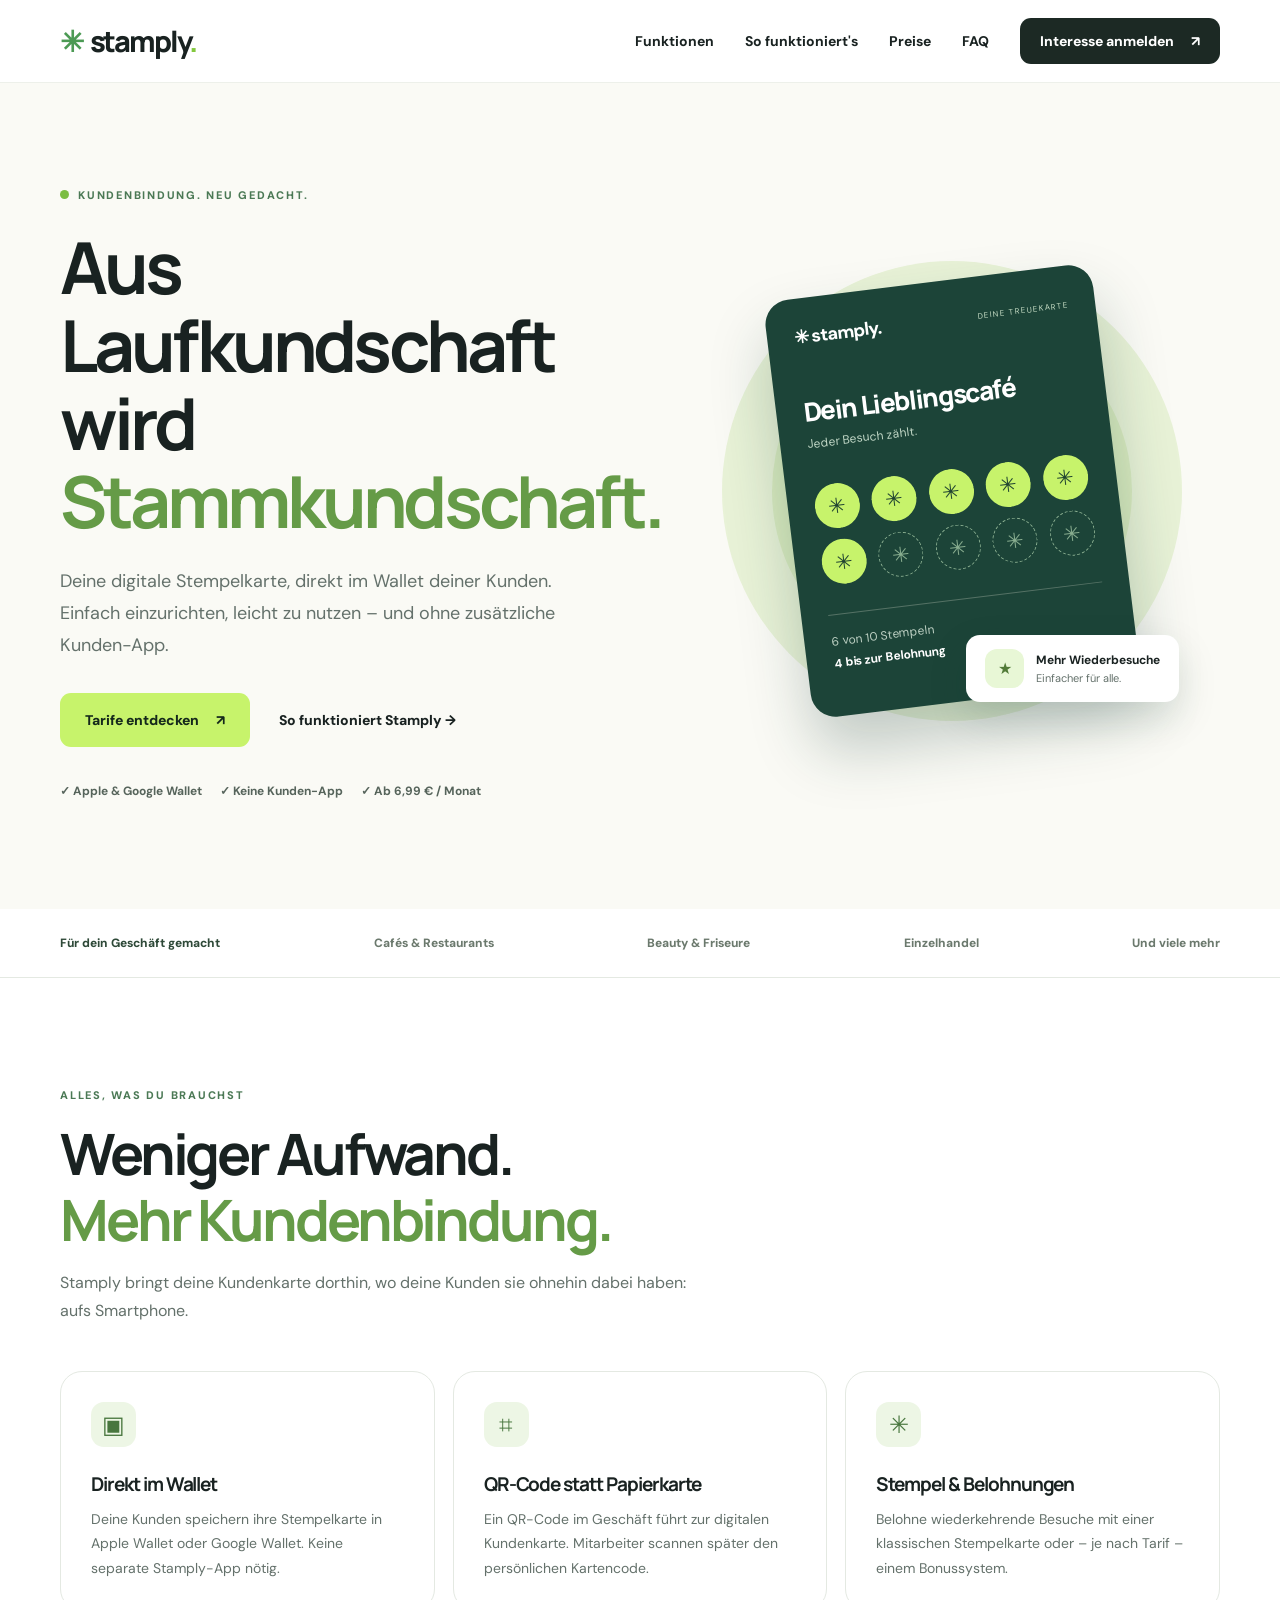
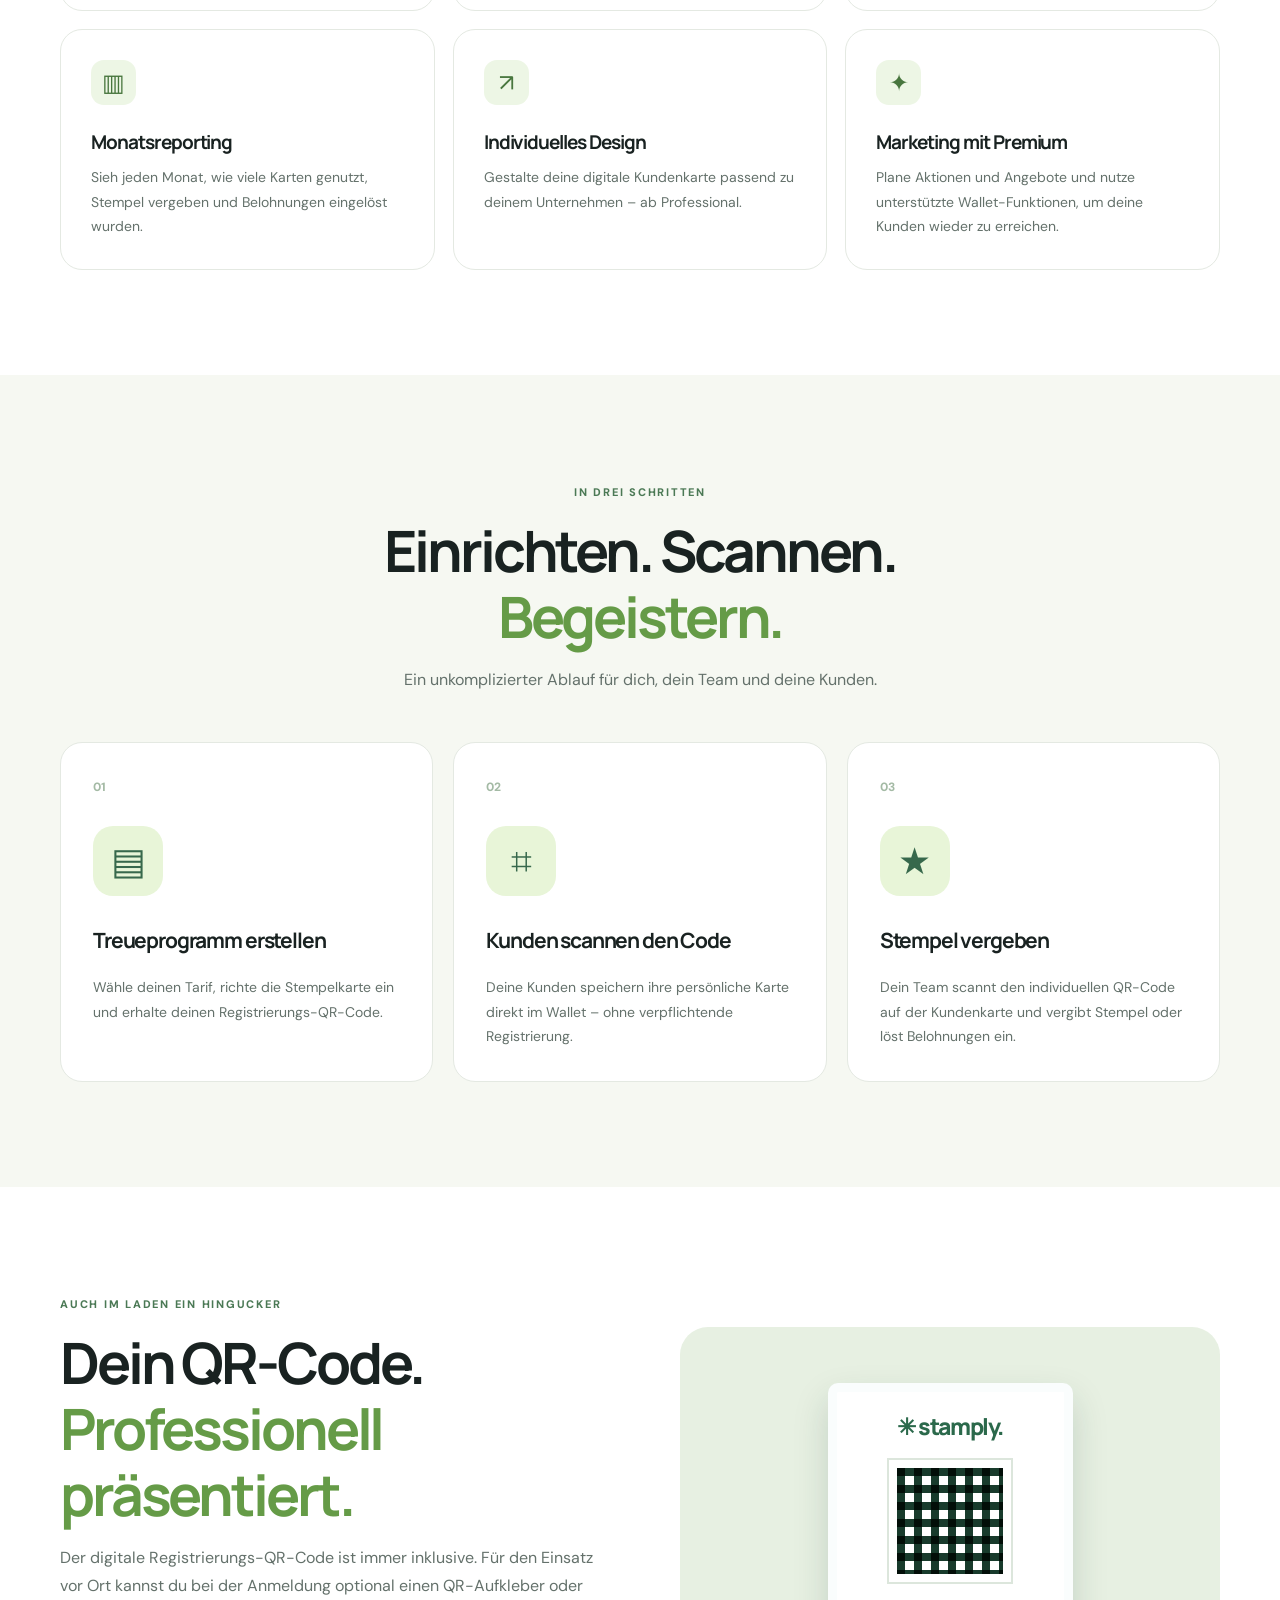
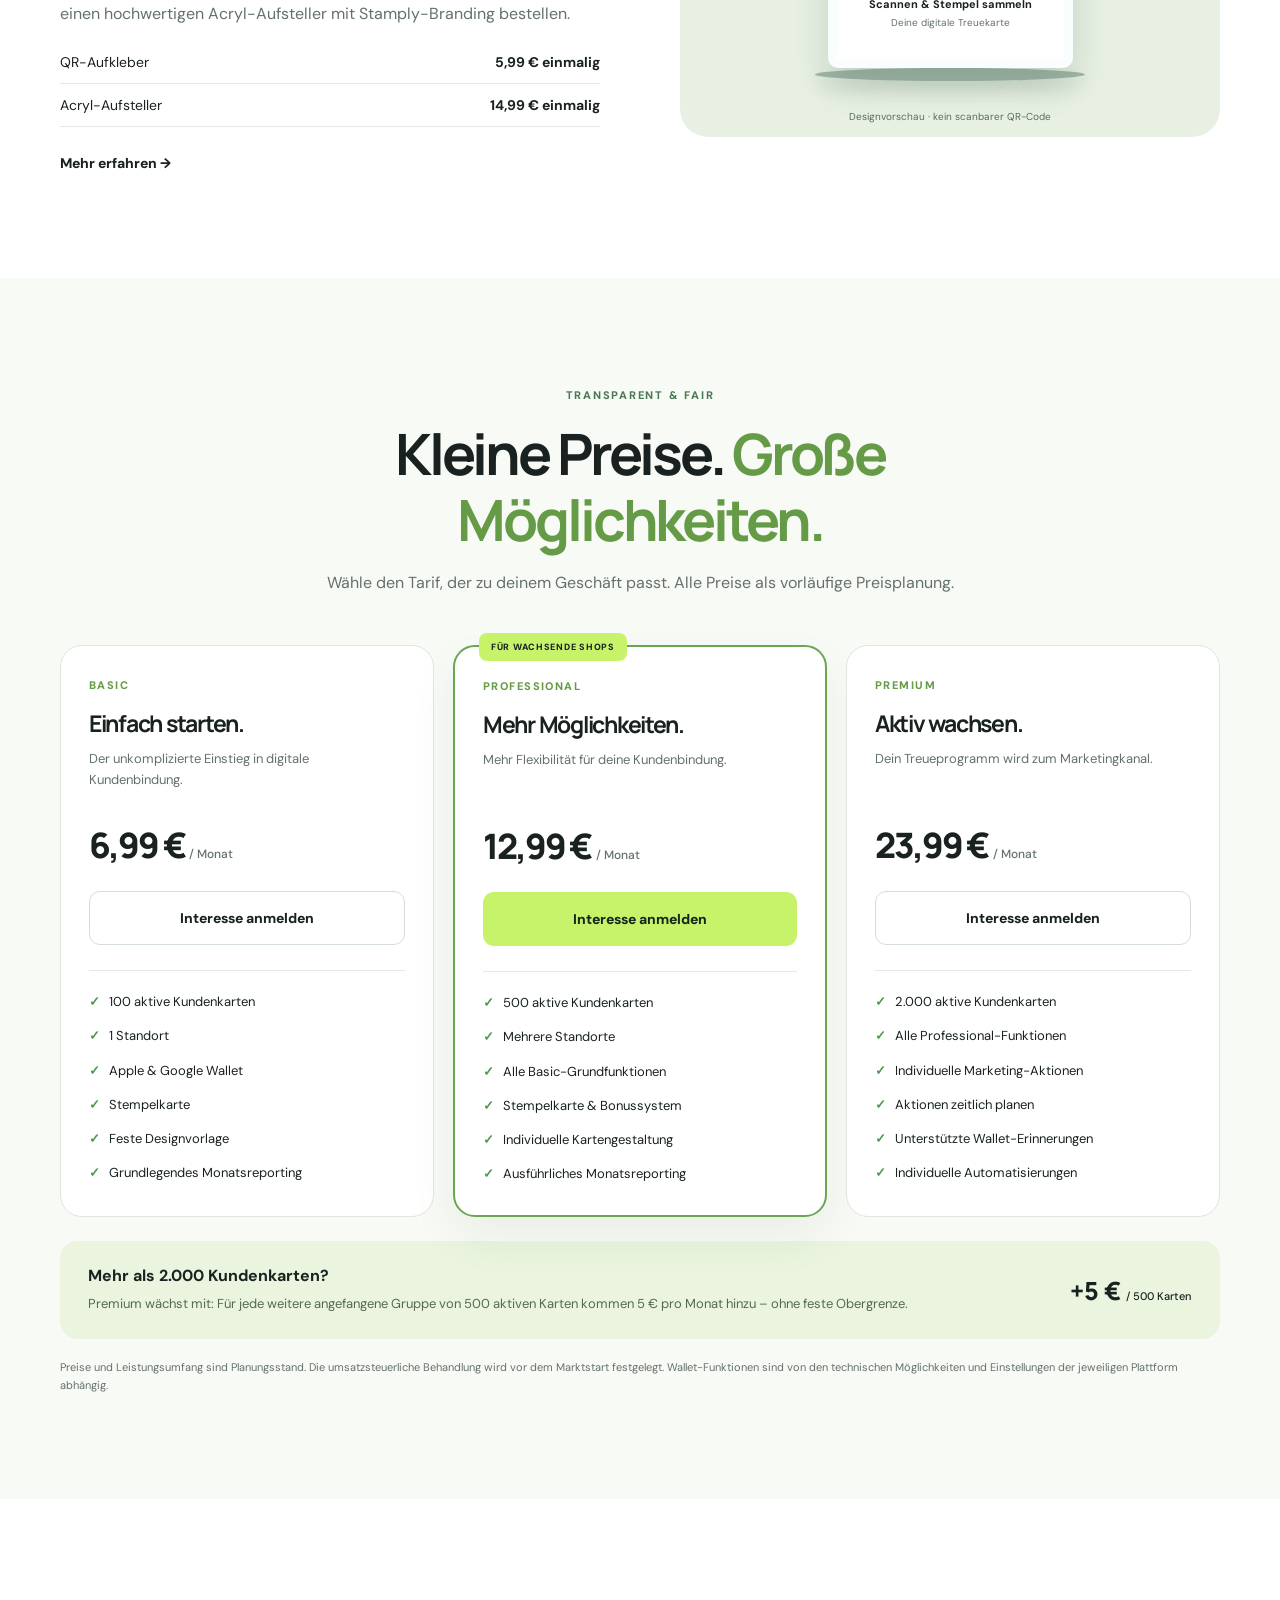
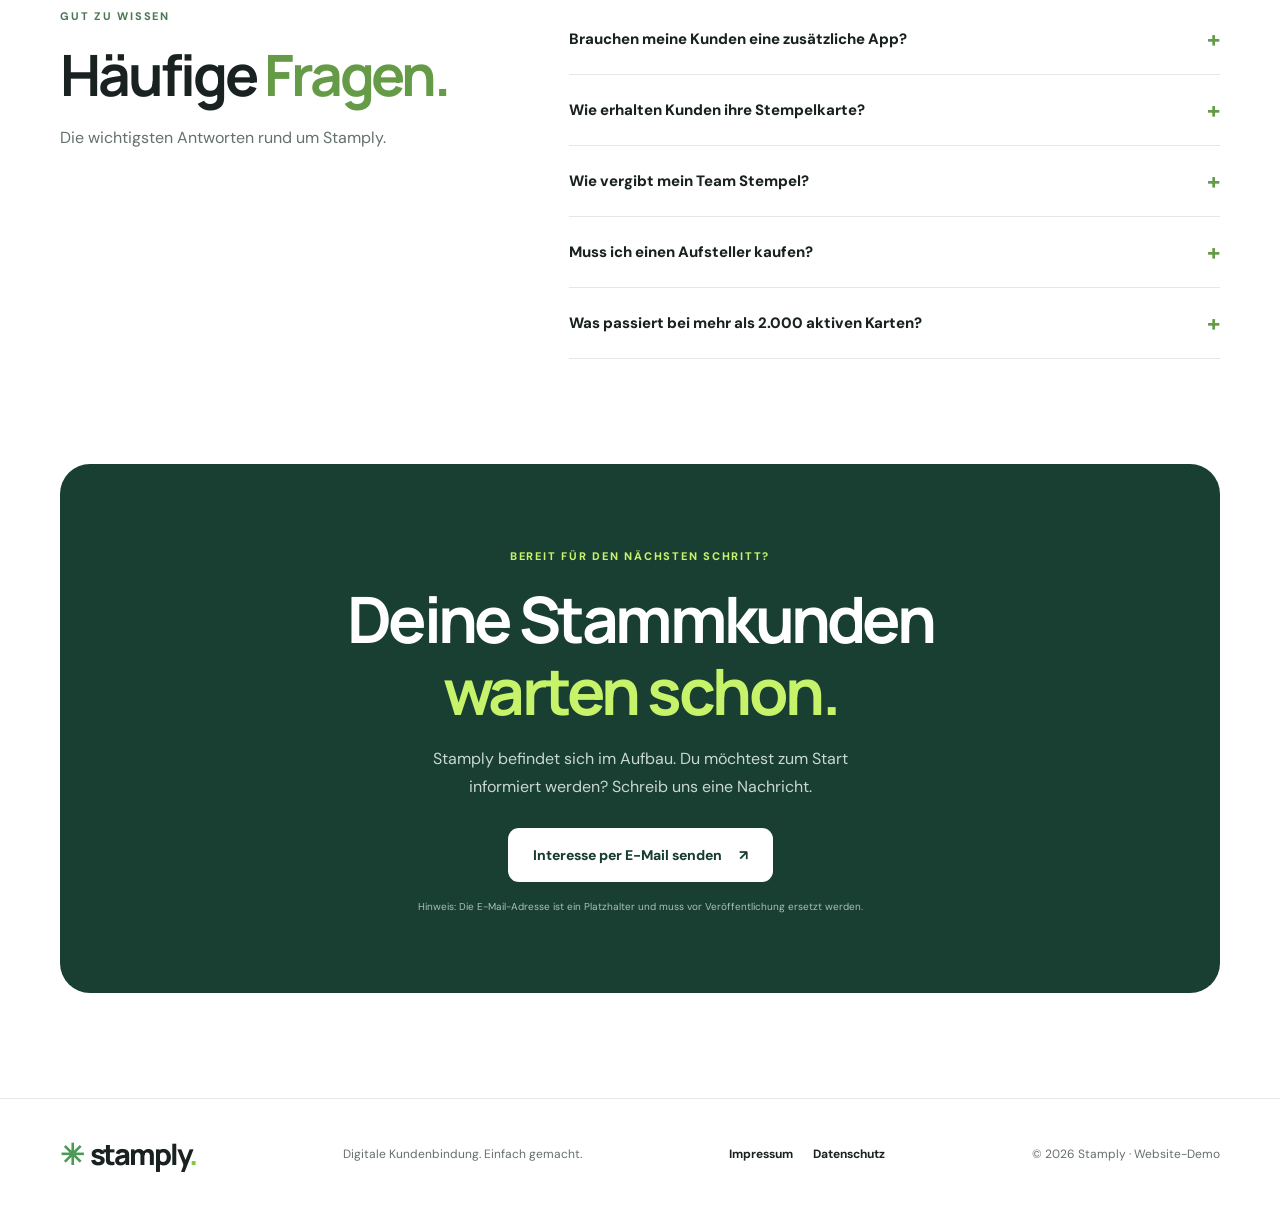
<file: index.html>
<!doctype html>
<html lang="de">
<head>
  <meta charset="UTF-8" />
  <meta name="viewport" content="width=device-width, initial-scale=1.0" />
  <meta name="theme-color" content="#111827" />
  <meta name="description" content="Stamply – digitale Stempelkarten für dein Geschäft. Ohne zusätzliche App, direkt in Apple Wallet und Google Wallet." />
  <title>Stamply – Kundenbindung, die einfach funktioniert</title>
  <link rel="icon" href="assets/favicon.svg" type="image/svg+xml" />
  <link rel="stylesheet" href="styles.css" />
  <script src="script.js" defer></script>
</head>
<body>
  <a class="skip-link" href="#main">Zum Inhalt springen</a>
  <header class="site-header">
    <div class="container nav">
      <a class="brand" href="#start" aria-label="Stamply Startseite"><span class="brand-mark">✳</span> stamply<span class="brand-dot">.</span></a>
      <button class="menu-toggle" type="button" aria-label="Menü öffnen" aria-expanded="false" aria-controls="main-nav"><span></span><span></span><span></span></button>
      <nav id="main-nav" class="nav-links" aria-label="Hauptnavigation">
        <a href="#funktionen">Funktionen</a><a href="#ablauf">So funktioniert's</a><a href="#preise">Preise</a><a href="#faq">FAQ</a>
        <a class="btn btn-small btn-dark" href="#kontakt">Interesse anmelden <span aria-hidden="true">↗</span></a>
      </nav>
    </div>
  </header>
  <main id="main">
    <section id="start" class="hero section">
      <div class="container hero-grid">
        <div class="hero-copy">
          <span class="eyebrow"><span class="eyebrow-dot"></span> Kundenbindung. Neu gedacht.</span>
          <h1>Aus Laufkundschaft wird <em>Stammkundschaft.</em></h1>
          <p class="lead">Deine digitale Stempelkarte, direkt im Wallet deiner Kunden. Einfach einzurichten, leicht zu nutzen – und ohne zusätzliche Kunden-App.</p>
          <div class="hero-actions"><a class="btn btn-primary" href="#preise">Tarife entdecken <span aria-hidden="true">↗</span></a><a class="text-link" href="#ablauf">So funktioniert Stamply <span aria-hidden="true">→</span></a></div>
          <div class="hero-points"><span>✓ Apple & Google Wallet</span><span>✓ Keine Kunden-App</span><span>✓ Ab 6,99 € / Monat</span></div>
        </div>
        <div class="hero-visual" aria-label="Beispiel einer digitalen Stempelkarte">
          <div class="visual-orbit orbit-one"></div><div class="visual-orbit orbit-two"></div>
          <div class="wallet-card"><div class="wallet-top"><span class="wallet-brand">✳ stamply.</span><span class="wallet-tag">DEINE TREUEKARTE</span></div><div class="wallet-shop">Dein Lieblingscafé</div><div class="wallet-sub">Jeder Besuch zählt.</div><div class="stamp-grid"><span class="stamp filled">✳</span><span class="stamp filled">✳</span><span class="stamp filled">✳</span><span class="stamp filled">✳</span><span class="stamp filled">✳</span><span class="stamp filled">✳</span><span class="stamp">✳</span><span class="stamp">✳</span><span class="stamp">✳</span><span class="stamp">✳</span></div><div class="wallet-bottom"><span>6 von 10 Stempeln</span><strong>4 bis zur Belohnung</strong></div></div>
          <div class="floating-note"><span class="note-icon">★</span><div><strong>Mehr Wiederbesuche</strong><small>Einfacher für alle.</small></div></div>
        </div>
      </div>
    </section>
    <section class="trust-strip"><div class="container trust-inner"><span>Für dein Geschäft gemacht</span><span>Cafés & Restaurants</span><span>Beauty & Friseure</span><span>Einzelhandel</span><span>Und viele mehr</span></div></section>
    <section id="funktionen" class="section"><div class="container"><div class="section-heading"><span class="eyebrow">ALLES, WAS DU BRAUCHST</span><h2>Weniger Aufwand.<br><em>Mehr Kundenbindung.</em></h2><p>Stamply bringt deine Kundenkarte dorthin, wo deine Kunden sie ohnehin dabei haben: aufs Smartphone.</p></div><div class="feature-grid"><article class="feature-card"><div class="feature-icon">▣</div><h3>Direkt im Wallet</h3><p>Deine Kunden speichern ihre Stempelkarte in Apple Wallet oder Google Wallet. Keine separate Stamply-App nötig.</p></article><article class="feature-card"><div class="feature-icon">⌗</div><h3>QR-Code statt Papierkarte</h3><p>Ein QR-Code im Geschäft führt zur digitalen Kundenkarte. Mitarbeiter scannen später den persönlichen Kartencode.</p></article><article class="feature-card"><div class="feature-icon">✳</div><h3>Stempel & Belohnungen</h3><p>Belohne wiederkehrende Besuche mit einer klassischen Stempelkarte oder – je nach Tarif – einem Bonussystem.</p></article><article class="feature-card"><div class="feature-icon">▥</div><h3>Monatsreporting</h3><p>Sieh jeden Monat, wie viele Karten genutzt, Stempel vergeben und Belohnungen eingelöst wurden.</p></article><article class="feature-card"><div class="feature-icon">↗</div><h3>Individuelles Design</h3><p>Gestalte deine digitale Kundenkarte passend zu deinem Unternehmen – ab Professional.</p></article><article class="feature-card"><div class="feature-icon">✦</div><h3>Marketing mit Premium</h3><p>Plane Aktionen und Angebote und nutze unterstützte Wallet-Funktionen, um deine Kunden wieder zu erreichen.</p></article></div></div></section>
    <section id="ablauf" class="section how-section"><div class="container"><div class="section-heading centered"><span class="eyebrow">IN DREI SCHRITTEN</span><h2>Einrichten. Scannen. <em>Begeistern.</em></h2><p>Ein unkomplizierter Ablauf für dich, dein Team und deine Kunden.</p></div><div class="steps"><article class="step"><span class="step-number">01</span><div class="step-symbol">▤</div><h3>Treueprogramm erstellen</h3><p>Wähle deinen Tarif, richte die Stempelkarte ein und erhalte deinen Registrierungs-QR-Code.</p></article><article class="step"><span class="step-number">02</span><div class="step-symbol">⌗</div><h3>Kunden scannen den Code</h3><p>Deine Kunden speichern ihre persönliche Karte direkt im Wallet – ohne verpflichtende Registrierung.</p></article><article class="step"><span class="step-number">03</span><div class="step-symbol">★</div><h3>Stempel vergeben</h3><p>Dein Team scannt den individuellen QR-Code auf der Kundenkarte und vergibt Stempel oder löst Belohnungen ein.</p></article></div></div></section>
    <section class="section kit-section"><div class="container kit-grid"><div><span class="eyebrow">AUCH IM LADEN EIN HINGUCKER</span><h2>Dein QR-Code.<br><em>Professionell präsentiert.</em></h2><p>Der digitale Registrierungs-QR-Code ist immer inklusive. Für den Einsatz vor Ort kannst du bei der Anmeldung optional einen QR-Aufkleber oder einen hochwertigen Acryl-Aufsteller mit Stamply-Branding bestellen.</p><div class="kit-prices"><span>QR-Aufkleber <strong>5,99 € einmalig</strong></span><span>Acryl-Aufsteller <strong>14,99 € einmalig</strong></span></div><a href="#kontakt" class="text-link">Mehr erfahren <span aria-hidden="true">→</span></a></div><div class="kit-preview"><div class="acrylic-stand"><div class="stand-title">✳ stamply.</div><div class="fake-qr" aria-hidden="true"></div><strong>Scannen & Stempel sammeln</strong><small>Deine digitale Treuekarte</small></div><div class="stand-base"></div><span class="preview-label">Designvorschau · kein scanbarer QR-Code</span></div></div></section>
    <section id="preise" class="section pricing-section"><div class="container"><div class="section-heading centered"><span class="eyebrow">TRANSPARENT & FAIR</span><h2>Kleine Preise. <em>Große Möglichkeiten.</em></h2><p>Wähle den Tarif, der zu deinem Geschäft passt. Alle Preise als vorläufige Preisplanung.</p></div><div class="pricing-grid"><article class="price-card"><div class="plan-label">BASIC</div><h3>Einfach starten.</h3><p>Der unkomplizierte Einstieg in digitale Kundenbindung.</p><div class="price">6,99 € <span>/ Monat</span></div><a href="#kontakt" class="btn btn-outline">Interesse anmelden</a><ul><li>100 aktive Kundenkarten</li><li>1 Standort</li><li>Apple & Google Wallet</li><li>Stempelkarte</li><li>Feste Designvorlage</li><li>Grundlegendes Monatsreporting</li></ul></article><article class="price-card featured"><span class="popular">FÜR WACHSENDE SHOPS</span><div class="plan-label">PROFESSIONAL</div><h3>Mehr Möglichkeiten.</h3><p>Mehr Flexibilität für deine Kundenbindung.</p><div class="price">12,99 € <span>/ Monat</span></div><a href="#kontakt" class="btn btn-primary">Interesse anmelden</a><ul><li>500 aktive Kundenkarten</li><li>Mehrere Standorte</li><li>Alle Basic-Grundfunktionen</li><li>Stempelkarte & Bonussystem</li><li>Individuelle Kartengestaltung</li><li>Ausführliches Monatsreporting</li></ul></article><article class="price-card"><div class="plan-label">PREMIUM</div><h3>Aktiv wachsen.</h3><p>Dein Treueprogramm wird zum Marketingkanal.</p><div class="price">23,99 € <span>/ Monat</span></div><a href="#kontakt" class="btn btn-outline">Interesse anmelden</a><ul><li>2.000 aktive Kundenkarten</li><li>Alle Professional-Funktionen</li><li>Individuelle Marketing-Aktionen</li><li>Aktionen zeitlich planen</li><li>Unterstützte Wallet-Erinnerungen</li><li>Individuelle Automatisierungen</li></ul></article></div><div class="unlimited-note"><div><strong>Mehr als 2.000 Kundenkarten?</strong><p>Premium wächst mit: Für jede weitere angefangene Gruppe von 500 aktiven Karten kommen 5 € pro Monat hinzu – ohne feste Obergrenze.</p></div><span class="unlimited-price">+5 € <small>/ 500 Karten</small></span></div><p class="pricing-footnote">Preise und Leistungsumfang sind Planungsstand. Die umsatzsteuerliche Behandlung wird vor dem Marktstart festgelegt. Wallet-Funktionen sind von den technischen Möglichkeiten und Einstellungen der jeweiligen Plattform abhängig.</p></div></section>
    <section id="faq" class="section faq-section"><div class="container faq-grid"><div><span class="eyebrow">GUT ZU WISSEN</span><h2>Häufige <em>Fragen.</em></h2><p>Die wichtigsten Antworten rund um Stamply.</p></div><div class="faq-list"><details><summary>Brauchen meine Kunden eine zusätzliche App?</summary><p>Nein. Die digitale Kundenkarte wird in Apple Wallet oder Google Wallet gespeichert. Eine separate Stamply-App ist nicht erforderlich.</p></details><details><summary>Wie erhalten Kunden ihre Stempelkarte?</summary><p>Sie scannen den Registrierungs-QR-Code deines Geschäfts und speichern ihre persönliche Karte im Wallet.</p></details><details><summary>Wie vergibt mein Team Stempel?</summary><p>Auf jeder persönlichen Kundenkarte befindet sich ein individueller QR-Code. Mitarbeiter scannen diesen mit einem geeigneten Smartphone oder Tablet.</p></details><details><summary>Muss ich einen Aufsteller kaufen?</summary><p>Nein. Der digitale Registrierungs-QR-Code ist im Abonnement enthalten. QR-Aufkleber und Acryl-Aufsteller sind optionale Einmalbestellungen.</p></details><details><summary>Was passiert bei mehr als 2.000 aktiven Karten?</summary><p>Premium kann in Schritten von 500 weiteren aktiven Karten erweitert werden. Jeder zusätzliche angefangene 500er-Schritt kostet 5 € monatlich.</p></details></div></div></section>
    <section id="kontakt" class="section cta-section"><div class="container cta-box"><span class="eyebrow">BEREIT FÜR DEN NÄCHSTEN SCHRITT?</span><h2>Deine Stammkunden<br><em>warten schon.</em></h2><p>Stamply befindet sich im Aufbau. Du möchtest zum Start informiert werden? Schreib uns eine Nachricht.</p><a class="btn btn-light" href="mailto:hello@stamply.example?subject=Interesse%20an%20Stamply">Interesse per E-Mail senden <span aria-hidden="true">↗</span></a><small>Hinweis: Die E-Mail-Adresse ist ein Platzhalter und muss vor Veröffentlichung ersetzt werden.</small></div></section>
  </main>
  <footer class="footer"><div class="container footer-inner"><a class="brand" href="#start"><span class="brand-mark">✳</span> stamply<span class="brand-dot">.</span></a><span>Digitale Kundenbindung. Einfach gemacht.</span><div><a href="impressum.html">Impressum</a><a href="datenschutz.html">Datenschutz</a></div><small>© <span id="year"></span> Stamply · Website-Demo</small></div></footer>
</body>
</html>
</file>
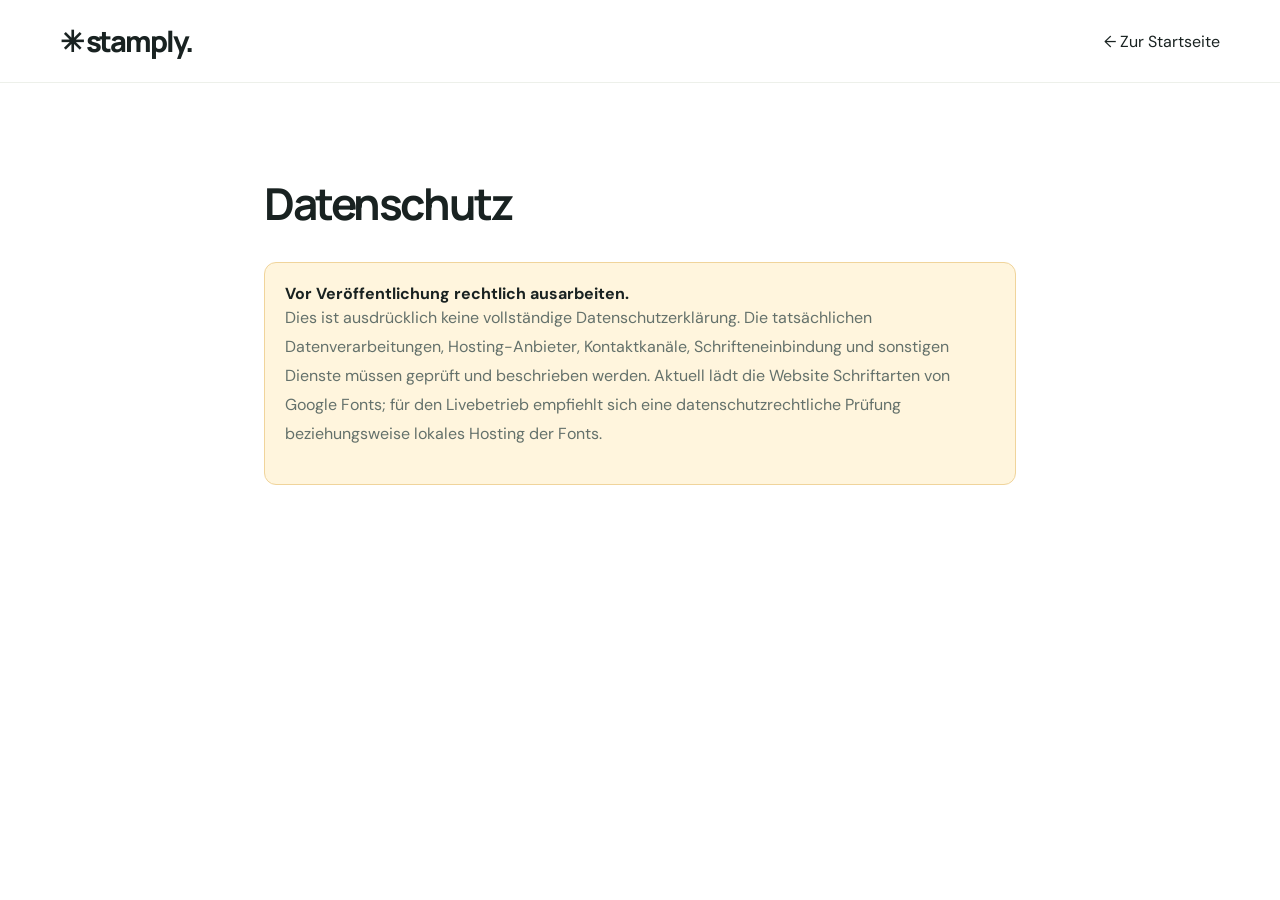
<file: datenschutz.html>
<!doctype html><html lang="de"><head><meta charset="UTF-8"><meta name="viewport" content="width=device-width, initial-scale=1"><title>Datenschutz – Stamply</title><link rel="stylesheet" href="styles.css"></head><body><header class="site-header"><div class="container nav"><a class="brand" href="index.html">✳ stamply.</a><a href="index.html">← Zur Startseite</a></div></header><main class="legal"><h1>Datenschutz</h1><div class="legal-warning"><strong>Vor Veröffentlichung rechtlich ausarbeiten.</strong><p>Dies ist ausdrücklich keine vollständige Datenschutzerklärung. Die tatsächlichen Datenverarbeitungen, Hosting-Anbieter, Kontaktkanäle, Schrifteneinbindung und sonstigen Dienste müssen geprüft und beschrieben werden. Aktuell lädt die Website Schriftarten von Google Fonts; für den Livebetrieb empfiehlt sich eine datenschutzrechtliche Prüfung beziehungsweise lokales Hosting der Fonts.</p></div></main></body></html>
</file>
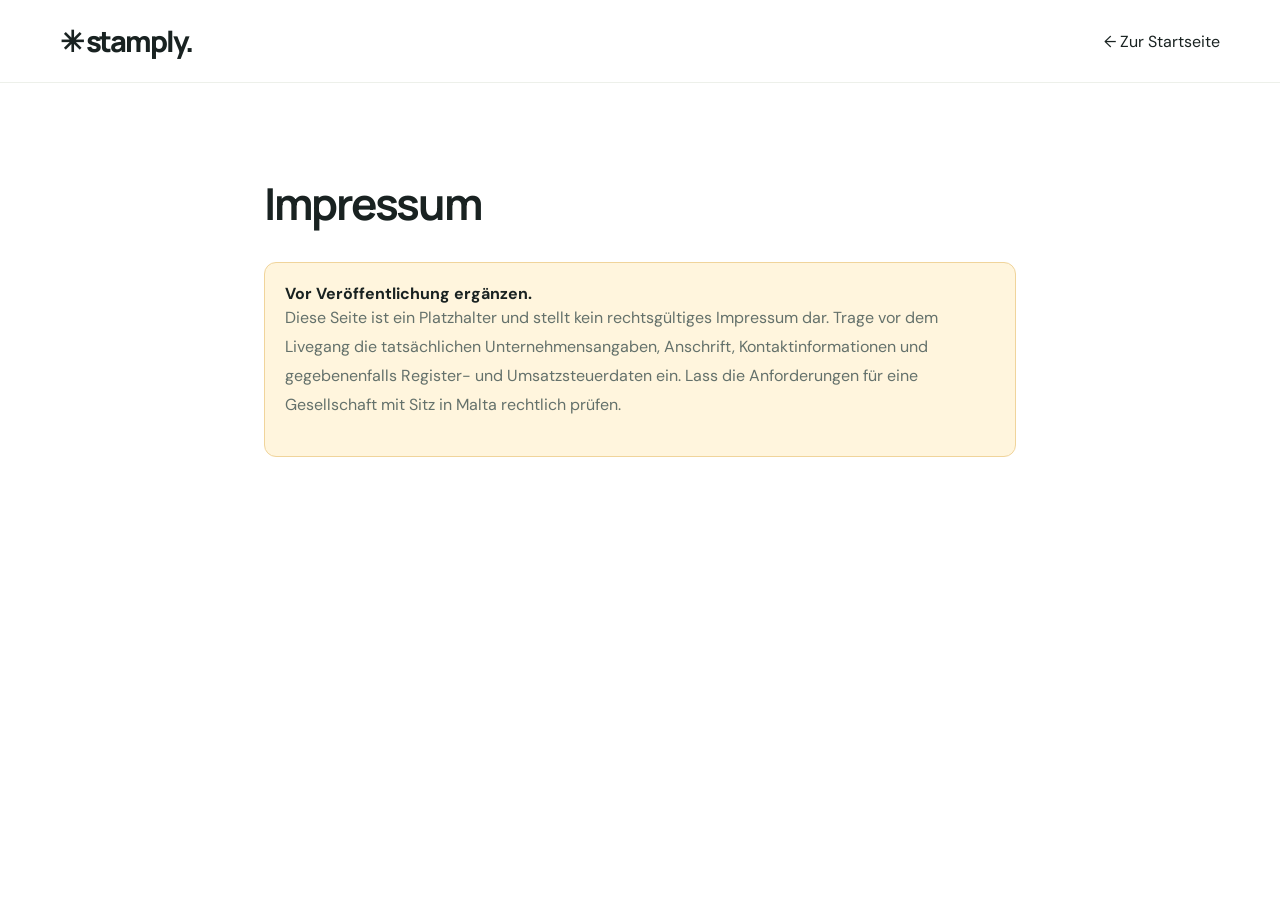
<file: impressum.html>
<!doctype html><html lang="de"><head><meta charset="UTF-8"><meta name="viewport" content="width=device-width, initial-scale=1"><title>Impressum – Stamply</title><link rel="stylesheet" href="styles.css"></head><body><header class="site-header"><div class="container nav"><a class="brand" href="index.html">✳ stamply.</a><a href="index.html">← Zur Startseite</a></div></header><main class="legal"><h1>Impressum</h1><div class="legal-warning"><strong>Vor Veröffentlichung ergänzen.</strong><p>Diese Seite ist ein Platzhalter und stellt kein rechtsgültiges Impressum dar. Trage vor dem Livegang die tatsächlichen Unternehmensangaben, Anschrift, Kontaktinformationen und gegebenenfalls Register- und Umsatzsteuerdaten ein. Lass die Anforderungen für eine Gesellschaft mit Sitz in Malta rechtlich prüfen.</p></div></main></body></html>
</file>
<file: styles.css>
@import url('https://fonts.googleapis.com/css2?family=DM+Sans:wght@400;500;600;700;800&family=Manrope:wght@400;500;600;700;800&display=swap');
:root{--ink:#192221;--muted:#64716b;--green:#c7f36b;--deep:#173c32;--cream:#fafaf5;--line:#e4e9e2;--radius:22px}*{box-sizing:border-box}html{scroll-behavior:smooth}body{margin:0;background:#fff;color:var(--ink);font-family:'DM Sans',sans-serif;-webkit-font-smoothing:antialiased}h1,h2,h3,p{margin-top:0}h1,h2,h3{font-family:Manrope,sans-serif;letter-spacing:-.055em}a{color:inherit;text-decoration:none}button{font:inherit}button,a{ -webkit-tap-highlight-color:transparent}.container{width:min(1160px,calc(100% - 48px));margin:auto}.section{padding:105px 0;scroll-margin-top:80px}.site-header{position:sticky;top:0;z-index:20;background:rgba(255,255,255,.92);backdrop-filter:blur(18px);border-bottom:1px solid #edf0ea}.nav{min-height:82px;display:flex;align-items:center;justify-content:space-between;gap:24px}.brand{font-family:Manrope,sans-serif;font-weight:800;letter-spacing:-.075em;font-size:29px;white-space:nowrap}.brand-mark{color:#4c9a54;font-size:29px;margin-right:4px}.brand-dot{color:#83c83e}.nav-links{display:flex;align-items:center;gap:31px;font-size:14px;font-weight:700}.nav-links>a:not(.btn):hover,.footer a:hover{color:#4c9a54}.btn{display:inline-flex;align-items:center;justify-content:center;gap:17px;padding:17px 24px;border-radius:11px;font-size:14px;font-weight:800;transition:transform .2s,background .2s;border:1px solid transparent;white-space:nowrap}.btn:hover{transform:translateY(-2px)}.btn-small{padding:13px 19px}.btn-dark{background:#1c2924;color:white}.btn-primary{background:var(--green);color:#15281b}.btn-primary:hover{background:#b7e95b}.btn-outline{border-color:#d5ded5;background:white}.btn-light{background:white;color:var(--deep)}.menu-toggle{display:none}.hero{background:var(--cream);overflow:hidden;padding:100px 0 110px}.hero-grid{display:grid;grid-template-columns:1.1fr .9fr;gap:70px;align-items:center}.eyebrow{display:inline-flex;align-items:center;gap:9px;color:#4b7955;font-size:11px;font-weight:800;letter-spacing:.16em;text-transform:uppercase}.eyebrow-dot{width:9px;height:9px;border-radius:50%;background:#7bbd42}.hero h1{font-size:clamp(49px,5.6vw,78px);line-height:1.09;margin:24px 0 24px;max-width:650px}.hero h1 em,h2 em{font-style:normal;color:#659b47}.lead{font-size:18px;line-height:1.8;color:var(--muted);max-width:510px}.hero-actions{display:flex;align-items:center;gap:29px;margin:31px 0 36px}.text-link{font-size:14px;font-weight:800}.text-link:hover{color:#659b47}.hero-points{display:flex;gap:18px;flex-wrap:wrap;color:#56645b;font-size:12px;font-weight:700}.hero-visual{height:490px;position:relative;display:flex;align-items:center;justify-content:center}.visual-orbit{position:absolute;border-radius:50%;background:#e8f2d7}.orbit-one{width:460px;height:460px}.orbit-two{width:360px;height:360px;background:#d9ebc0}.wallet-card{position:relative;z-index:2;width:330px;min-height:420px;padding:27px;background:#1c4438;color:#fff;border-radius:25px;box-shadow:0 34px 60px #173c3240;transform:rotate(-7deg)}.wallet-top{display:flex;align-items:center;justify-content:space-between;gap:8px}.wallet-brand{font-weight:800;letter-spacing:-.05em;font-size:18px}.wallet-tag{font-size:8px;letter-spacing:.13em;color:#c6ddc5}.wallet-shop{font-size:26px;font-family:Manrope;font-weight:800;letter-spacing:-.05em;margin-top:45px}.wallet-sub{font-size:12px;color:#c2d8c7;margin-top:6px}.stamp-grid{display:grid;grid-template-columns:repeat(5,1fr);gap:11px;margin-top:34px}.stamp{height:45px;width:45px;display:grid;place-items:center;border:1.5px dashed #88ad8f;border-radius:50%;color:#88ad8f;font-size:21px}.stamp.filled{background:var(--green);color:#214431;border-color:var(--green)}.wallet-bottom{border-top:1px solid #557265;margin-top:29px;padding-top:18px;display:flex;flex-direction:column;gap:6px;font-size:12px;color:#bdd0c3}.wallet-bottom strong{color:#fff}.floating-note{position:absolute;z-index:3;right:-8px;bottom:34px;display:flex;align-items:center;gap:12px;background:white;border-radius:14px;padding:14px 19px;box-shadow:0 16px 38px #173c3225}.note-icon{width:39px;height:39px;border-radius:12px;background:#e8f7d6;display:grid;place-items:center;color:#527b38}.floating-note strong,.floating-note small{display:block}.floating-note strong{font-size:12px}.floating-note small{font-size:11px;color:var(--muted);margin-top:3px}.trust-strip{border-bottom:1px solid var(--line);padding:26px 0}.trust-inner{display:flex;align-items:center;justify-content:space-between;gap:18px;flex-wrap:wrap;font-size:12px;font-weight:800;color:#6b796d}.trust-inner span:first-child{color:#2e4938}.section-heading{max-width:650px;margin-bottom:46px}.section-heading.centered{text-align:center;margin:0 auto 48px}.section-heading h2,.kit-section h2,.faq-section h2{font-size:clamp(36px,4.5vw,57px);line-height:1.16;margin:16px 0 17px}.section-heading p,.kit-section p,.faq-section p{color:var(--muted);line-height:1.75;font-size:16px}.feature-grid{display:grid;grid-template-columns:repeat(3,1fr);gap:18px}.feature-card{padding:30px;border:1px solid var(--line);border-radius:var(--radius);background:white;min-height:235px}.feature-icon{width:45px;height:45px;border-radius:13px;background:#edf6e5;color:#48763e;display:grid;place-items:center;font-size:24px;margin-bottom:24px}.feature-card h3{font-size:19px;margin-bottom:10px}.feature-card p{font-size:14px;line-height:1.75;color:var(--muted);margin:0}.how-section{background:#f6f8f2}.steps{display:grid;grid-template-columns:repeat(3,1fr);gap:20px}.step{background:white;border:1px solid var(--line);border-radius:var(--radius);padding:32px;position:relative}.step-number{font-weight:800;color:#a4baa5;font-size:12px}.step-symbol{width:70px;height:70px;display:grid;place-items:center;border-radius:20px;background:#e8f5d8;color:#37684c;font-size:37px;margin:30px 0}.step h3{font-size:21px}.step p{color:var(--muted);font-size:14px;line-height:1.75;margin:0}.kit-grid{display:grid;grid-template-columns:1fr 1fr;gap:80px;align-items:center}.kit-prices{display:flex;flex-direction:column;gap:12px;margin:25px 0}.kit-prices span{display:flex;justify-content:space-between;border-bottom:1px solid var(--line);padding-bottom:12px;gap:15px;font-size:14px}.kit-preview{height:410px;border-radius:28px;background:#e7f0e2;display:flex;flex-direction:column;align-items:center;justify-content:center;position:relative;overflow:hidden}.acrylic-stand{width:245px;height:285px;border:9px solid #f8fdfcbb;border-radius:10px;background:#fff;box-shadow:0 16px 35px #193e332b;display:flex;flex-direction:column;align-items:center;padding:18px;position:relative;z-index:2}.stand-title{font-family:Manrope;font-weight:800;letter-spacing:-.06em;font-size:23px;color:#2b694b}.fake-qr{width:122px;height:122px;margin:18px auto 15px;background-color:#fff;background-image:linear-gradient(90deg,#183b2c 50%,transparent 50%),linear-gradient(#183b2c 50%,transparent 50%);background-size:17px 17px;background-blend-mode:multiply;border:8px solid white;outline:2px solid #dce6dc}.acrylic-stand strong{font-size:11px}.acrylic-stand small{font-size:10px;color:var(--muted);margin-top:5px}.stand-base{height:13px;width:270px;border-radius:50%;background:#a1b7a7;box-shadow:0 8px 17px #153d3026}.preview-label{position:absolute;bottom:14px;font-size:10px;color:#54705c}.pricing-section{background:#f8faf5}.pricing-grid{display:grid;grid-template-columns:repeat(3,1fr);gap:19px;align-items:stretch}.price-card{position:relative;background:white;border:1px solid #dfe6dc;border-radius:22px;padding:32px 28px}.price-card.featured{border:2px solid #6da653;box-shadow:0 20px 45px #264a2510}.popular{position:absolute;top:-14px;left:24px;background:#c7f36b;padding:8px 12px;border-radius:8px;font-size:9px;font-weight:800;letter-spacing:.08em}.plan-label{font-size:11px;letter-spacing:.13em;color:#659b47;font-weight:800}.price-card h3{font-size:23px;margin:15px 0 10px}.price-card>p{font-size:13px;line-height:1.6;color:var(--muted);min-height:44px}.price{font-family:Manrope;font-size:35px;font-weight:800;letter-spacing:-.06em;margin:28px 0 22px}.price span{font-family:'DM Sans';font-size:12px;font-weight:500;letter-spacing:0;color:var(--muted)}.price-card .btn{width:100%}.price-card ul{list-style:none;padding:22px 0 0;margin:25px 0 0;border-top:1px solid var(--line);display:grid;gap:16px}.price-card li{font-size:13px;line-height:1.4;display:flex;gap:9px}.price-card li:before{content:'✓';color:#4d994b;font-weight:800}.unlimited-note{display:flex;justify-content:space-between;align-items:center;gap:24px;background:#eaf4de;border-radius:18px;padding:24px 28px;margin-top:24px}.unlimited-note strong{font-size:16px}.unlimited-note p{font-size:13px;color:#536a57;margin:8px 0 0;line-height:1.6}.unlimited-price{font-family:Manrope;font-size:25px;font-weight:800;white-space:nowrap}.unlimited-price small{font-family:'DM Sans';font-size:11px;font-weight:500}.pricing-footnote{font-size:11px;color:var(--muted);line-height:1.6;margin:20px 0 0}.faq-grid{display:grid;grid-template-columns:.8fr 1.2fr;gap:75px}.faq-list details{border-bottom:1px solid var(--line);padding:20px 0}.faq-list summary{cursor:pointer;font-weight:800;font-size:15px;list-style:none;display:flex;align-items:center;justify-content:space-between;gap:15px}.faq-list summary:after{content:'+';font-size:23px;color:#659b47}.faq-list details[open] summary:after{content:'−'}.faq-list details p{font-size:14px;color:var(--muted);line-height:1.7;margin:14px 30px 0 0}.cta-section{padding-top:0}.cta-box{text-align:center;border-radius:30px;background:#193e32;color:white;padding:80px 25px}.cta-box .eyebrow{color:#c7f36b}.cta-box h2{font-size:clamp(38px,5vw,64px);line-height:1.12;margin:18px 0}.cta-box h2 em{color:#c7f36b}.cta-box p{max-width:460px;margin:0 auto 27px;color:#c9d8d0;line-height:1.75}.cta-box small{display:block;color:#aac2b4;margin-top:18px;font-size:10px}.footer{border-top:1px solid var(--line);padding:35px 0}.footer-inner{display:flex;align-items:center;justify-content:space-between;gap:20px;flex-wrap:wrap}.footer-inner>span,.footer-inner small{font-size:12px;color:var(--muted)}.footer-inner>div{display:flex;gap:20px;font-size:12px;font-weight:700}.legal{max-width:800px;margin:0 auto;padding:90px 24px;min-height:60vh}.legal h1{font-size:44px}.legal p{line-height:1.8;color:var(--muted)}.legal-warning{background:#fff5dd;border:1px solid #f0d49b;padding:20px;border-radius:12px}.skip-link{position:absolute;top:-100px;left:10px;background:white;padding:10px;z-index:100}.skip-link:focus{top:10px}
@media(max-width:950px){.hero-grid,.kit-grid{gap:30px}.hero h1{font-size:56px}.hero-visual{transform:scale(.85)}.nav-links{gap:18px}.pricing-grid{gap:12px}.price-card{padding:28px 20px}}@media(max-width:760px){.container{width:min(100% - 34px,550px)}.section{padding:70px 0}.nav{min-height:70px}.menu-toggle{display:flex;width:42px;height:42px;border:1px solid var(--line);border-radius:10px;background:white;flex-direction:column;align-items:center;justify-content:center;gap:5px}.menu-toggle span{width:19px;height:2px;background:var(--ink)}.nav-links{display:none;position:absolute;left:0;right:0;top:70px;background:white;padding:22px 24px 28px;box-shadow:0 20px 25px #1c352014;flex-direction:column;align-items:stretch;gap:22px}.nav-links.open{display:flex}.nav-links .btn{width:100%}.hero{padding-top:60px}.hero-grid,.kit-grid,.faq-grid{grid-template-columns:1fr}.hero h1{font-size:clamp(44px,11vw,60px)}.hero-visual{height:430px;transform:scale(.83);margin:-20px 0 -40px}.feature-grid,.steps,.pricing-grid{grid-template-columns:1fr}.feature-card{min-height:auto}.kit-preview{height:360px}.faq-grid{gap:15px}.trust-inner{justify-content:center}.trust-inner span:first-child{width:100%;text-align:center}.unlimited-note{align-items:flex-start;flex-direction:column}.hero-actions{flex-wrap:wrap;gap:20px}.footer-inner{flex-direction:column;align-items:flex-start}.section-heading h2,.kit-section h2,.faq-section h2{font-size:38px}}
@media(prefers-reduced-motion:reduce){html{scroll-behavior:auto}*,*:before,*:after{transition:none!important}}
</file>
